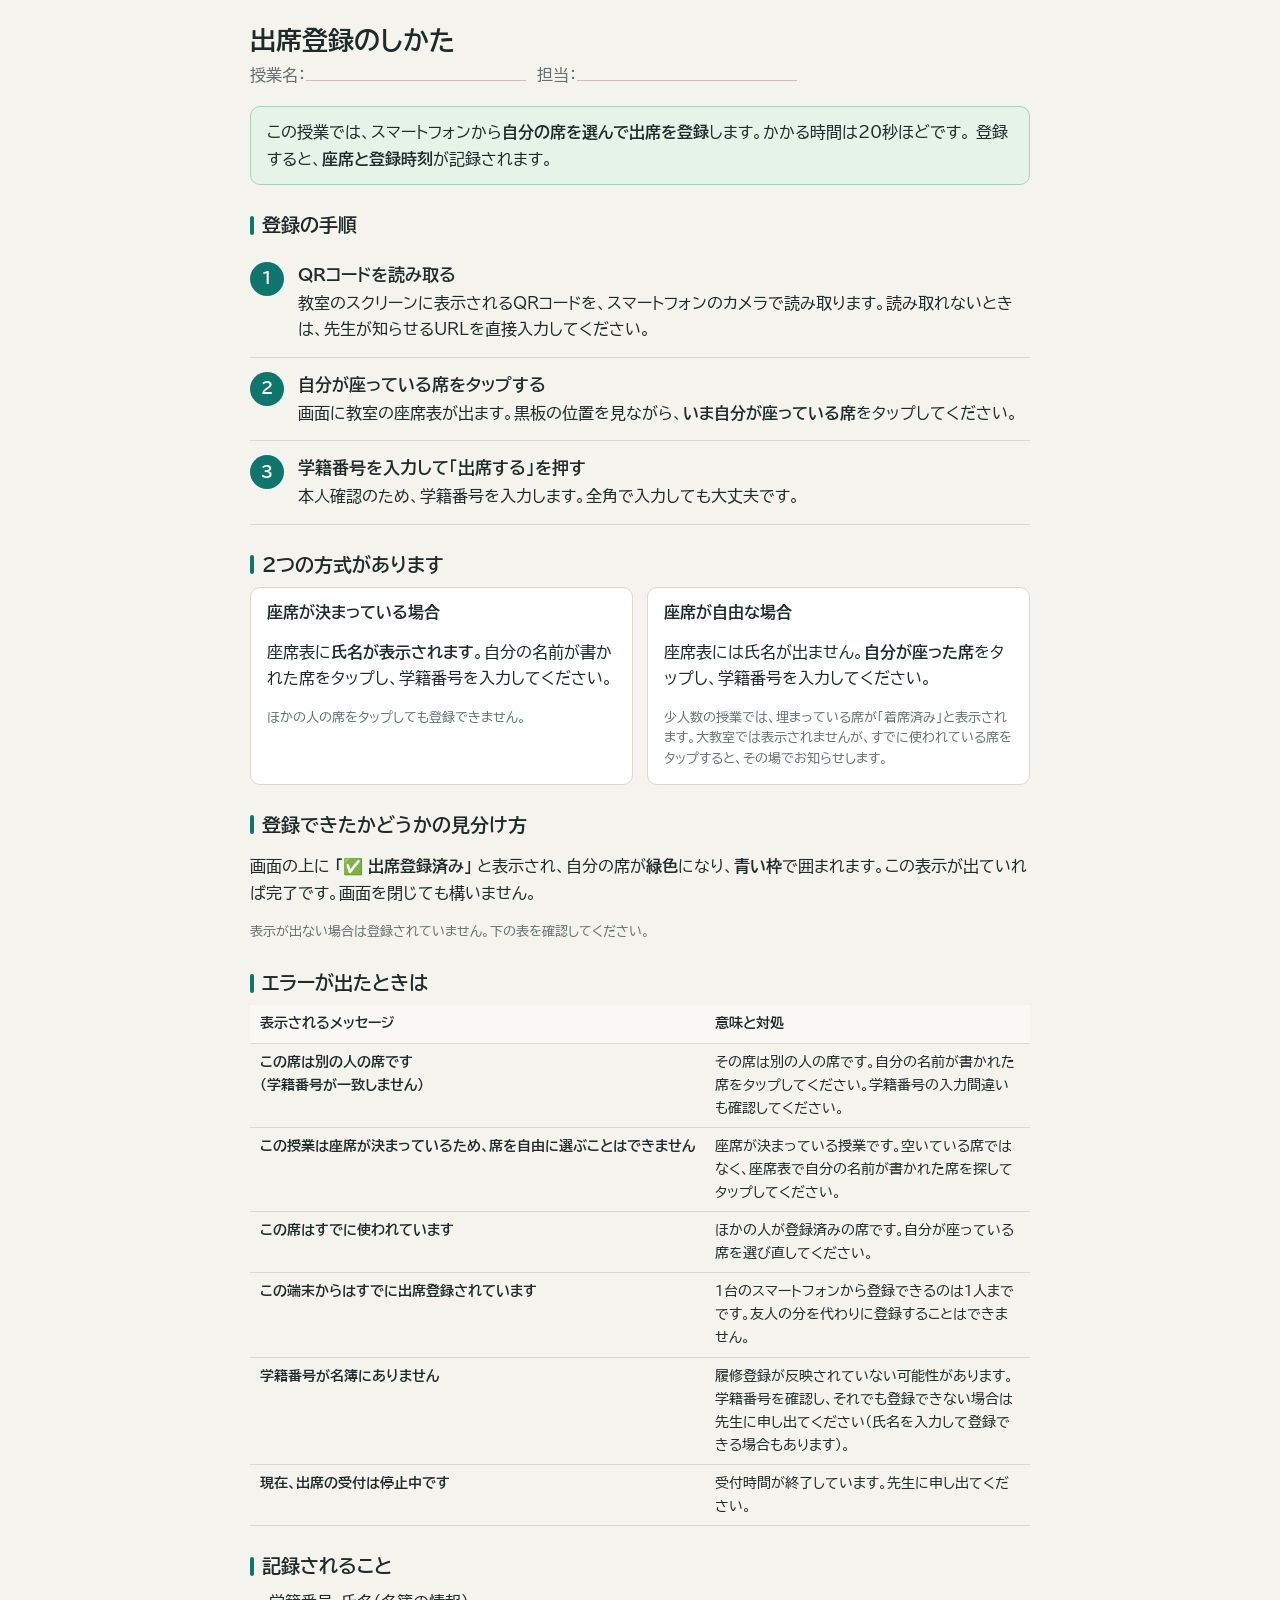
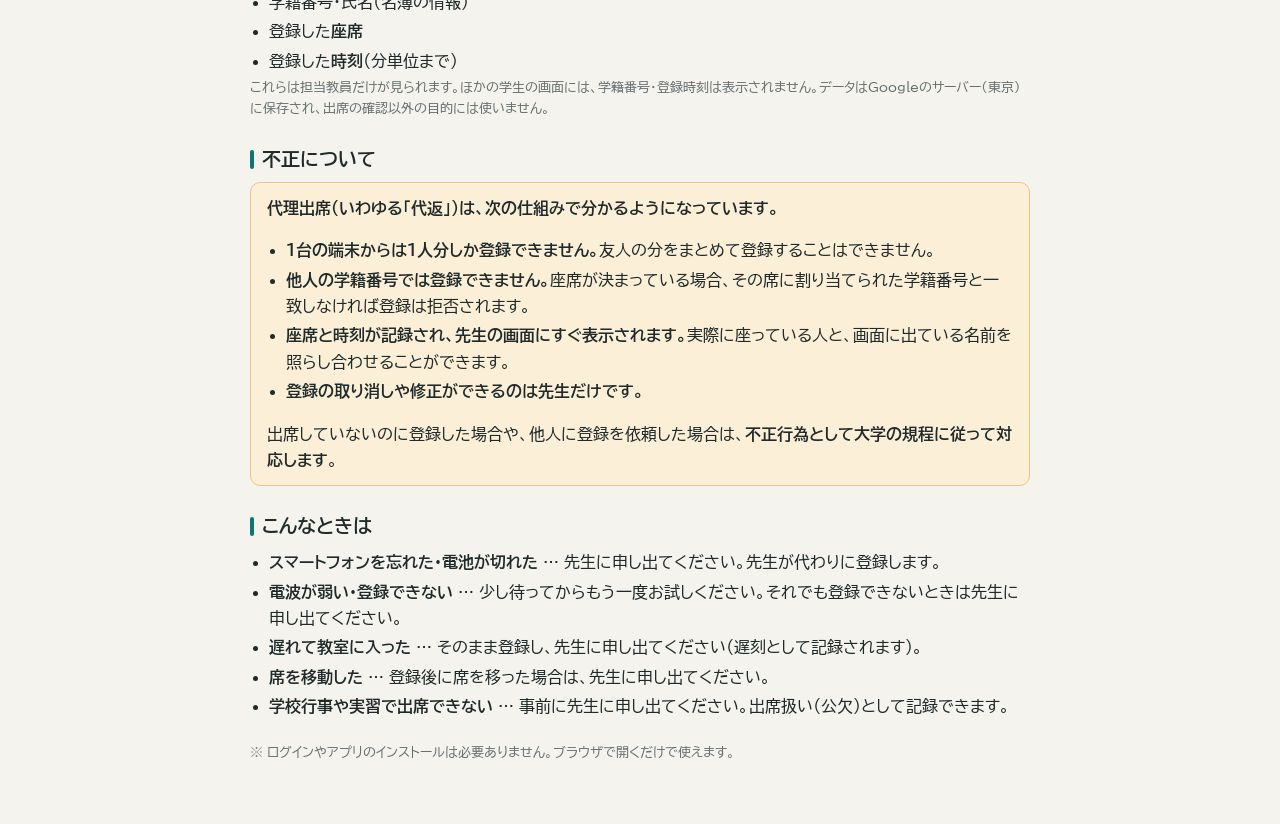
<file: guide.html>
<!doctype html>
<html lang="ja">
<head>
  <meta charset="utf-8">
  <meta name="viewport" content="width=device-width, initial-scale=1">
  <title>出席登録のしかた</title>
  <link rel="icon" href="data:image/svg+xml,<svg xmlns=%22http://www.w3.org/2000/svg%22 viewBox=%220 0 100 100%22><text y=%22.9em%22 font-size=%2290%22>📝</text></svg>">
  <link rel="preconnect" href="https://fonts.googleapis.com">
  <link rel="stylesheet" href="https://fonts.googleapis.com/css2?family=BIZ+UDPGothic:wght@400;700&display=swap">
  <link rel="stylesheet" href="css/style.css">
  <style>
    .sheet { max-width: 820px; margin: 0 auto; padding: 24px 20px 60px; }
    .sheet h1 { font-size: 26px; margin: 0 0 4px; }
    .sheet h2 { display: flex; align-items: center; gap: 8px; font-size: 19px; margin: 28px 0 10px; }
    .sheet h2::before { content: ""; width: 4px; height: 19px; border-radius: 2px; background: var(--primary); }
    .lead { color: var(--muted); margin: 0 0 18px; }
    .step { display: flex; gap: 14px; align-items: flex-start; padding: 14px 0; border-bottom: 1px solid var(--line); }
    .step:last-child { border-bottom: none; }
    .step .no { flex: none; display: grid; place-items: center; width: 34px; height: 34px; border-radius: 50%; background: var(--primary); color: #fff; font-weight: 700; }
    .step h3 { margin: 2px 0 4px; font-size: 17px; }
    .step p { margin: 0; }
    .cases { display: grid; grid-template-columns: 1fr 1fr; gap: 14px; }
    .case { padding: 14px 16px; border: 1px solid var(--line); border-radius: 10px; background: var(--surface); }
    .case h3 { margin: 0 0 6px; font-size: 16px; }
    .ok-box { background: var(--ok-soft); border: 1px solid #a6d4b3; border-radius: 10px; padding: 12px 16px; }
    .warn-box { background: var(--late-soft); border: 1px solid #eac48a; border-radius: 10px; padding: 12px 16px; }
    table.list td { white-space: normal; vertical-align: top; }
    table.list td:first-child { white-space: nowrap; font-weight: 700; }
    .blank { display: inline-block; min-width: 220px; border-bottom: 1px solid var(--line-strong); }
    ul.tight { margin: 6px 0 0; padding-left: 1.2em; }
    ul.tight li { margin: 3px 0; }
    @media (max-width: 640px) { .cases { grid-template-columns: 1fr; } }
    @media print {
      body { background: #fff; font-size: 12.5px; }
      .sheet { padding: 0; max-width: none; }
      .sheet h2 { margin: 16px 0 8px; }
      .step { padding: 8px 0; }
      .panel, .case, .ok-box, .warn-box { break-inside: avoid; }
    }
  </style>
</head>
<body>
  <main class="sheet">
    <h1>出席登録のしかた</h1>
    <p class="lead">授業名：<span class="blank"></span>　担当：<span class="blank"></span></p>

    <div class="ok-box">
      この授業では、スマートフォンから<b>自分の席を選んで出席を登録</b>します。かかる時間は20秒ほどです。
      登録すると、<b>座席と登録時刻</b>が記録されます。
    </div>

    <h2>登録の手順</h2>
    <div class="step">
      <div class="no">1</div>
      <div>
        <h3>QRコードを読み取る</h3>
        <p>教室のスクリーンに表示されるQRコードを、スマートフォンのカメラで読み取ります。読み取れないときは、先生が知らせるURLを直接入力してください。</p>
      </div>
    </div>
    <div class="step">
      <div class="no">2</div>
      <div>
        <h3>自分が座っている席をタップする</h3>
        <p>画面に教室の座席表が出ます。黒板の位置を見ながら、<b>いま自分が座っている席</b>をタップしてください。</p>
      </div>
    </div>
    <div class="step">
      <div class="no">3</div>
      <div>
        <h3>学籍番号を入力して「出席する」を押す</h3>
        <p>本人確認のため、学籍番号を入力します。全角で入力しても大丈夫です。</p>
      </div>
    </div>

    <h2>2つの方式があります</h2>
    <div class="cases">
      <div class="case">
        <h3>座席が決まっている場合</h3>
        <p>座席表に<b>氏名が表示されます</b>。自分の名前が書かれた席をタップし、学籍番号を入力してください。</p>
        <p class="hint">ほかの人の席をタップしても登録できません。</p>
      </div>
      <div class="case">
        <h3>座席が自由な場合</h3>
        <p>座席表には氏名が出ません。<b>自分が座った席</b>をタップし、学籍番号を入力してください。</p>
        <p class="hint">少人数の授業では、埋まっている席が「着席済み」と表示されます。大教室では表示されませんが、すでに使われている席をタップすると、その場でお知らせします。</p>
      </div>
    </div>

    <h2>登録できたかどうかの見分け方</h2>
    <p>画面の上に <b>「✅ 出席登録済み」</b> と表示され、自分の席が<b>緑色</b>になり、<b>青い枠</b>で囲まれます。この表示が出ていれば完了です。画面を閉じても構いません。</p>
    <p class="hint">表示が出ない場合は登録されていません。下の表を確認してください。</p>

    <h2>エラーが出たときは</h2>
    <div class="table-wrap">
      <table class="list">
        <tr><th>表示されるメッセージ</th><th>意味と対処</th></tr>
        <tr>
          <td>この席は別の人の席です<br>（学籍番号が一致しません）</td>
          <td>その席は別の人の席です。自分の名前が書かれた席をタップしてください。学籍番号の入力間違いも確認してください。</td>
        </tr>
        <tr>
          <td>この授業は座席が決まっているため、席を自由に選ぶことはできません</td>
          <td>座席が決まっている授業です。空いている席ではなく、座席表で自分の名前が書かれた席を探してタップしてください。</td>
        </tr>
        <tr>
          <td>この席はすでに使われています</td>
          <td>ほかの人が登録済みの席です。自分が座っている席を選び直してください。</td>
        </tr>
        <tr>
          <td>この端末からはすでに出席登録されています</td>
          <td>1台のスマートフォンから登録できるのは1人までです。友人の分を代わりに登録することはできません。</td>
        </tr>
        <tr>
          <td>学籍番号が名簿にありません</td>
          <td>履修登録が反映されていない可能性があります。学籍番号を確認し、それでも登録できない場合は先生に申し出てください（氏名を入力して登録できる場合もあります）。</td>
        </tr>
        <tr>
          <td>現在、出席の受付は停止中です</td>
          <td>受付時間が終了しています。先生に申し出てください。</td>
        </tr>
      </table>
    </div>

    <h2>記録されること</h2>
    <ul class="tight">
      <li>学籍番号・氏名（名簿の情報）</li>
      <li>登録した<b>座席</b></li>
      <li>登録した<b>時刻</b>（分単位まで）</li>
    </ul>
    <p class="hint">これらは担当教員だけが見られます。ほかの学生の画面には、学籍番号・登録時刻は表示されません。データはGoogleのサーバー（東京）に保存され、出席の確認以外の目的には使いません。</p>

    <h2>不正について</h2>
    <div class="warn-box">
      <p style="margin-top: 0"><b>代理出席（いわゆる「代返」）は、次の仕組みで分かるようになっています。</b></p>
      <ul class="tight">
        <li><b>1台の端末からは1人分しか登録できません。</b>友人の分をまとめて登録することはできません。</li>
        <li><b>他人の学籍番号では登録できません。</b>座席が決まっている場合、その席に割り当てられた学籍番号と一致しなければ登録は拒否されます。</li>
        <li><b>座席と時刻が記録され、先生の画面にすぐ表示されます。</b>実際に座っている人と、画面に出ている名前を照らし合わせることができます。</li>
        <li><b>登録の取り消しや修正ができるのは先生だけです。</b></li>
      </ul>
      <p style="margin-bottom: 0">出席していないのに登録した場合や、他人に登録を依頼した場合は、<b>不正行為として大学の規程に従って対応します</b>。</p>
    </div>

    <h2>こんなときは</h2>
    <ul class="tight">
      <li><b>スマートフォンを忘れた・電池が切れた</b> … 先生に申し出てください。先生が代わりに登録します。</li>
      <li><b>電波が弱い・登録できない</b> … 少し待ってからもう一度お試しください。それでも登録できないときは先生に申し出てください。</li>
      <li><b>遅れて教室に入った</b> … そのまま登録し、先生に申し出てください（遅刻として記録されます）。</li>
      <li><b>席を移動した</b> … 登録後に席を移った場合は、先生に申し出てください。</li>
      <li><b>学校行事や実習で出席できない</b> … 事前に先生に申し出てください。出席扱い（公欠）として記録できます。</li>
    </ul>

    <p class="hint" style="margin-top: 24px">※ ログインやアプリのインストールは必要ありません。ブラウザで開くだけで使えます。</p>
  </main>
</body>
</html>
</file>
<file: css/style.css>
/* 配色：生成り（紙）の地に、深緑（黒板）とティールを基調にする */
:root {
  --bg: #f5f3ee;
  --surface: #ffffff;
  --surface-2: #faf8f4;
  --ink: #1f2a2a;
  --muted: #667070;
  --line: #ddd8cc;
  --line-strong: #c9c2b2;
  --primary: #0f766e;
  --primary-dark: #115e59;
  --primary-soft: #e2f1ee;
  --ok: #15803d;
  --ok-soft: #e5f3e8;
  --late: #b45309;
  --late-soft: #fcefd8;
  --absent: #b42318;
  --absent-soft: #fbe7e4;
  --excused: #2f6fb0;
  --excused-soft: #e6eef8;
  --board: #2e5140;
  --board-edge: #8a6a43;
  --radius: 10px;
  --gap: 10px;
  --aisle: 40px;
}

* { box-sizing: border-box; }
[hidden] { display: none !important; }
body {
  margin: 0;
  font-family: "BIZ UDPGothic", "Yu Gothic UI", "Hiragino Sans", Meiryo, sans-serif;
  color: var(--ink);
  background: var(--bg);
  line-height: 1.65;
}
h1, h2, h3 { line-height: 1.3; }
.muted { color: var(--muted); }
.hint { color: var(--muted); font-size: 12.5px; margin: 4px 0 0; }

/* ---------- 上部バー ---------- */
.topbar { background: var(--surface); border-top: 5px solid var(--primary); border-bottom: 1px solid var(--line); }
.topbar-inner { max-width: 1280px; margin: 0 auto; padding: 10px 20px; display: flex; align-items: center; gap: 16px; flex-wrap: wrap; }
.brand { display: flex; align-items: center; gap: 8px; color: var(--ink); text-decoration: none; font-weight: 700; white-space: nowrap; }
.brand-mark { width: 30px; height: 30px; border-radius: 7px; background: var(--primary); color: #fff; display: grid; place-items: center; font-size: 15px; }
.course-head { flex: 1; min-width: 220px; padding-left: 16px; border-left: 1px solid var(--line); }
.course-head h1 { display: inline; margin: 0; font-size: clamp(19px, 2.4vw, 26px); }
.course-meta { color: var(--muted); font-size: 13px; }
.link-btn { background: none; border: none; padding: 0 6px; color: var(--primary); font: inherit; font-size: 13px; cursor: pointer; }
.proto-badge { font-size: 12px; font-weight: 700; padding: 1px 8px; border-radius: 4px; color: var(--late); background: var(--late-soft); border: 1px solid #f0d3a2; }

.segmented { display: inline-flex; padding: 3px; gap: 2px; background: var(--surface-2); border: 1px solid var(--line); border-radius: 8px; }
.segmented button { border: none; background: transparent; padding: 6px 16px; border-radius: 6px; font: inherit; font-size: 14px; font-weight: 700; color: var(--muted); cursor: pointer; white-space: nowrap; }
.segmented button.active { background: var(--primary); color: #fff; }

/* ---------- ページ ---------- */
.page { max-width: 1280px; margin: 0 auto; padding: 20px 20px 60px; }
.page-head { display: flex; justify-content: space-between; align-items: flex-end; gap: 12px; flex-wrap: wrap; margin-bottom: 14px; }
.page-head h1 { margin: 0; font-size: 24px; }
.panel { background: var(--surface); border: 1px solid var(--line); border-radius: var(--radius); padding: 20px 22px; margin-bottom: 18px; }
.panel h2 { display: flex; align-items: center; gap: 8px; margin: 0 0 14px; font-size: 18px; }
.panel h2::before { content: ""; width: 4px; height: 18px; border-radius: 2px; background: var(--primary); }
.row { display: flex; flex-wrap: wrap; gap: 8px; align-items: center; }
.statusline { display: flex; flex-wrap: wrap; gap: 8px; margin-bottom: 12px; }
.chip { display: inline-flex; align-items: center; gap: 6px; padding: 3px 12px; border-radius: 999px; background: var(--surface); border: 1px solid var(--line); font-size: 13px; font-weight: 700; }
.chip-count { background: var(--primary-soft); border-color: transparent; color: var(--primary-dark); }
.dot { width: 8px; height: 8px; border-radius: 50%; background: var(--ok); }
.note { margin-top: 24px; padding: 12px 16px; border-left: 3px solid var(--line-strong); color: var(--muted); font-size: 13.5px; }
.note ul { margin: 0; padding-left: 1.2em; }
.empty-msg { text-align: center; color: var(--muted); padding: 30px 0; }

/* ---------- フォーム ---------- */
.field { margin-bottom: 14px; }
.field > label, .label { display: block; margin-bottom: 4px; font-size: 14px; font-weight: 700; }
input[type=text], input[type=number], input[type=date], select, textarea {
  width: 100%; padding: 8px 12px; font: inherit; font-size: 15px; color: var(--ink);
  background: #fff; border: 1px solid var(--line-strong); border-radius: 6px;
}
input:focus, select:focus, textarea:focus { outline: none; border-color: var(--primary); box-shadow: 0 0 0 3px rgba(15, 118, 110, .18); }
.field-row { display: grid; grid-template-columns: repeat(auto-fit, minmax(110px, 1fr)); gap: 10px; }
.inline { display: flex; flex-wrap: wrap; gap: 8px; align-items: center; }
.inline > label { font-size: 14px; font-weight: 700; white-space: nowrap; }
.inline input[type=text], .inline input[type=number], .inline input[type=date], .inline select { width: auto; min-width: 72px; }

/* ---------- ボタン ---------- */
.btn {
  display: inline-flex; align-items: center; justify-content: center; gap: 6px;
  padding: 7px 14px; border-radius: 6px; border: 1px solid transparent;
  font: inherit; font-size: 14px; font-weight: 700; white-space: nowrap; text-decoration: none; cursor: pointer;
  background: var(--primary); color: #fff;
}
.btn:hover { filter: brightness(.94); }
.btn:disabled { opacity: .5; cursor: not-allowed; }
.btn-primary { background: var(--primary); }
.btn-lg { width: 100%; padding: 11px 20px; font-size: 17px; }
.btn-sm { padding: 3px 10px; font-size: 13px; }
.btn-outline, .btn-gray { background: #fff; color: var(--ink); border-color: var(--line-strong); }
.btn-dark { background: #fff; color: var(--primary-dark); border-color: var(--primary); }
.btn-red { background: #fff; color: var(--absent); border-color: #e3b1aa; }
.btn-green { background: var(--ok); }
.btn-toggle { background: #fff; color: var(--ink); border-color: var(--line-strong); }
.btn-toggle.on { background: var(--primary-soft); color: var(--primary-dark); border-color: var(--primary); box-shadow: inset 0 0 0 1px var(--primary); }
.btn-toggle.on::before { content: "✓"; }
.btn-toggle.t-red.on { background: var(--absent-soft); color: var(--absent); border-color: var(--absent); box-shadow: inset 0 0 0 1px var(--absent); }
.btn-toggle.t-orange.on { background: var(--late-soft); color: var(--late); border-color: var(--late); box-shadow: inset 0 0 0 1px var(--late); }
.btn-toggle.t-gray.on { background: #ebe7de; color: #3f4646; border-color: #6b7171; box-shadow: inset 0 0 0 1px #6b7171; }
.btn-toggle.t-blue.on { background: var(--excused-soft); color: var(--excused); border-color: var(--excused); box-shadow: inset 0 0 0 1px var(--excused); }
.btn-toggle.t-purple.on { background: #efecf8; color: #5b4a9c; border-color: #5b4a9c; box-shadow: inset 0 0 0 1px #5b4a9c; }

/* ---------- 教員モードのツールバー（タブ） ---------- */
.toolbar { background: var(--surface); border: 1px solid var(--line); border-radius: var(--radius); margin-bottom: 16px; }
.tabs { display: flex; gap: 2px; padding: 0 10px; border-bottom: 1px solid var(--line); overflow-x: auto; overflow-y: hidden; }
.tabs button { margin-bottom: -1px; padding: 11px 16px; border: none; border-bottom: 3px solid transparent; background: none; font: inherit; font-size: 15px; font-weight: 700; color: var(--muted); cursor: pointer; white-space: nowrap; }
.tabs button.active { color: var(--primary-dark); border-bottom-color: var(--primary); }
.tab-panel { display: flex; flex-direction: column; gap: 14px; padding: 16px 18px; }
.tool-group { display: flex; flex-wrap: wrap; gap: 8px; align-items: center; }
.tool-group-title { width: 100%; font-size: 12px; font-weight: 700; color: var(--muted); letter-spacing: .05em; }
.tool-hint { margin: 0; padding: 9px 18px; font-size: 13px; color: var(--muted); background: var(--surface-2); border-top: 1px solid var(--line); border-radius: 0 0 var(--radius) var(--radius); }

/* ---------- 学生モード ---------- */
.checkin { display: grid; grid-template-columns: minmax(0, 1fr) auto; gap: 24px; align-items: center; }
.steps { list-style: none; counter-reset: step; margin: 10px 0 0; padding: 0; }
.steps li { counter-increment: step; display: flex; gap: 10px; align-items: baseline; margin: 6px 0; }
.steps li::before { content: counter(step); flex: none; display: inline-grid; place-items: center; width: 24px; height: 24px; border-radius: 50%; background: var(--primary); color: #fff; font-size: 13px; font-weight: 700; }
.qr-card { text-align: center; padding-left: 24px; border-left: 1px dashed var(--line-strong); }
.qr-card p { margin: 0 0 8px; font-size: 13px; color: var(--muted); }
#qr { display: inline-block; padding: 8px; margin-bottom: 8px; background: #fff; border: 1px solid var(--line); border-radius: 8px; }
#qr img, #qr canvas { display: block; }
.notice { padding: 10px 14px; border-radius: 8px; background: var(--primary-soft); border: 1px solid #bfdfd9; }
.notice.ok { background: var(--ok-soft); border-color: #b5dcc0; }

/* ---------- 座席表 ---------- */
.board-wrap { background: var(--surface); border: 1px solid var(--line); border-radius: var(--radius); }
.seatmap { padding: 18px 22px 26px; user-select: none; overflow-x: auto; --seat-min: 0px; }
.board {
  width: min(62%, 720px); margin: 0 auto 22px; padding: 8px;
  background: var(--board); color: #eef5ea; text-align: center; font-weight: 700; letter-spacing: .4em;
  border: 5px solid var(--board-edge); border-radius: 4px;
}
.seat-grid ~ .board { margin: 22px auto 0; }
.seat-grid { display: grid; }
.seat { container-type: inline-size; }
.seat-inner {
  position: relative; aspect-ratio: 1.3; padding: 4px; overflow: hidden; cursor: pointer;
  display: flex; flex-direction: column; align-items: center; justify-content: center; text-align: center;
  background: var(--surface); border: 1px solid var(--line-strong); border-radius: 6px;
}
.seat-inner:hover { outline: 2px solid var(--primary); outline-offset: 1px; }
.seat:not(.empty) .seat-inner { padding-top: calc(max(10px, 9cqi) + 8px); }
.seat-label { position: absolute; top: 3px; left: 6px; font-size: max(10px, 9cqi); color: #9a9f9b; }
.seat.empty .seat-inner { background: transparent; border-style: dashed; }
.seat.empty .seat-label { position: static; font-size: max(12px, 13cqi); }
.seat-name { font-size: max(12px, 15cqi); font-weight: 700; line-height: 1.2; word-break: keep-all; overflow-wrap: anywhere; }
.seat-id { font-size: max(9px, 9cqi); color: var(--muted); line-height: 1.1; font-variant-numeric: tabular-nums; }
.seat-status { margin-top: 2px; font-size: max(9px, 9cqi); font-weight: 700; }
.seat-group { position: absolute; top: 3px; right: 4px; padding: 0 5px; border-radius: 999px; color: #fff; font-size: max(9px, 8.5cqi); font-weight: 700; }
.seat-x { font-size: max(18px, 28cqi); color: #b5b0a5; }
.seat-calls { position: absolute; right: 4px; bottom: 3px; padding: 0 4px; border-radius: 4px; background: #efecf8; color: #5b4a9c; font-size: max(9px, 8.5cqi); font-weight: 700; }

.seat.st-present .seat-inner { background: var(--ok-soft); border-color: #a6d4b3; box-shadow: inset 5px 0 0 var(--ok); }
.seat.st-present .seat-status { color: var(--ok); }
.seat.st-late .seat-inner { background: var(--late-soft); border-color: #eac48a; box-shadow: inset 5px 0 0 var(--late); }
.seat.st-late .seat-status { color: var(--late); }
.seat.st-absent .seat-inner { background: var(--absent-soft); border-color: #e3b1aa; box-shadow: inset 5px 0 0 var(--absent); }
.seat.st-absent .seat-status { color: var(--absent); }
.seat.st-excused .seat-inner { background: var(--excused-soft); border-color: #a9c6e6; box-shadow: inset 5px 0 0 var(--excused); }
.seat.st-excused .seat-status { color: var(--excused); }
.seat.disabled .seat-inner { background: #ebe7de; border-color: var(--line); cursor: default; }
.seat.mine .seat-inner { outline: 3px solid var(--primary); outline-offset: 2px; }
.seat[draggable=true] .seat-inner { cursor: grab; }

/* グループ（下の太線と番号の色。10色を循環） */
.seat.grouped .seat-inner { border-bottom-width: 5px; }
.g0 .seat-inner { border-bottom-color: #3b6fb6; } .g0 .seat-group { background: #3b6fb6; }
.g1 .seat-inner { border-bottom-color: #c0822b; } .g1 .seat-group { background: #c0822b; }
.g2 .seat-inner { border-bottom-color: #7a5ba6; } .g2 .seat-group { background: #7a5ba6; }
.g3 .seat-inner { border-bottom-color: #2f8f6b; } .g3 .seat-group { background: #2f8f6b; }
.g4 .seat-inner { border-bottom-color: #c2533a; } .g4 .seat-group { background: #c2533a; }
.g5 .seat-inner { border-bottom-color: #4b8fa8; } .g5 .seat-group { background: #4b8fa8; }
.g6 .seat-inner { border-bottom-color: #a8456f; } .g6 .seat-group { background: #a8456f; }
.g7 .seat-inner { border-bottom-color: #6f7d2c; } .g7 .seat-group { background: #6f7d2c; }
.g8 .seat-inner { border-bottom-color: #8a6a43; } .g8 .seat-group { background: #8a6a43; }
.g9 .seat-inner { border-bottom-color: #516070; } .g9 .seat-group { background: #516070; }

/* 通路の編集 */
.aisle-edit { --gap: 18px; }
.gap-btn { position: relative; z-index: 1; margin: 0; padding: 0; border: none; background: transparent; cursor: pointer; }
.gap-btn::after { content: ""; position: absolute; inset: 2px; border-radius: 4px; background: var(--primary-soft); }
.gap-btn:hover::after { background: #b7dcd5; }
.gap-btn.on::after { background: var(--primary); opacity: .75; }

/* ---------- プロジェクター表示 ---------- */
.display-page { background: #fff; }
.display-page .seatmap { padding: 2vh 2vw; }
.display-page .board { font-size: 2vw; }
.display-page .seat-name { font-size: max(14px, 19cqi); }

/* ---------- トップページ ---------- */
.course-grid { display: grid; grid-template-columns: repeat(auto-fill, minmax(300px, 1fr)); gap: 14px; }
.course-card { display: flex; flex-direction: column; gap: 10px; padding: 16px; background: var(--surface); border: 1px solid var(--line); border-radius: var(--radius); }
.course-card .top { display: flex; gap: 12px; align-items: center; }
.course-card .slot { flex: none; display: grid; place-items: center; width: 52px; height: 52px; border-radius: 8px; background: var(--primary-soft); color: var(--primary-dark); font-size: 18px; font-weight: 700; line-height: 1; }
.course-card .title { font-size: 17px; font-weight: 700; line-height: 1.35; }
.course-card .meta { font-size: 12.5px; color: var(--muted); }
.course-card .actions { display: flex; flex-wrap: wrap; gap: 6px; margin-top: auto; padding-top: 10px; border-top: 1px solid var(--line); }
.create-grid { display: grid; grid-template-columns: minmax(0, 1fr) minmax(0, 1fr); gap: 28px; }
.preview-box { padding: 8px; overflow-x: auto; background: var(--surface-2); border: 1px solid var(--line); border-radius: 8px; }
.preview-box .seatmap { padding: 6px; --gap: 6px; --aisle: 18px; }
.preview-box .board { margin-bottom: 10px; padding: 3px; border-width: 3px; font-size: 12px; }
.preview-box .seat-inner { aspect-ratio: 1; border-radius: 4px; cursor: default; }
.preview-box .seat-inner:hover { outline: none; }

/* ---------- 表 ---------- */
.table-wrap { overflow-x: auto; }
table.list { width: 100%; border-collapse: collapse; font-size: 14px; }
table.list th, table.list td { padding: 7px 10px; text-align: left; white-space: nowrap; border-bottom: 1px solid var(--line); }
table.list th { position: sticky; top: 0; background: var(--surface-2); font-weight: 700; }
table.book td.cell { min-width: 44px; text-align: center; cursor: pointer; }
table.book td.cell:hover { background: var(--primary-soft); }
.m-present { color: var(--ok); font-weight: 700; }
.m-late { color: var(--late); font-weight: 700; }
.m-absent { color: var(--absent); font-weight: 700; }
.m-excused { color: var(--excused); font-weight: 700; }

/* ---------- ダイアログ・通知 ---------- */
.dlg { width: min(460px, 92vw); padding: 0; border: none; border-top: 5px solid var(--primary); border-radius: 10px; box-shadow: 0 18px 48px rgba(0, 0, 0, .25); }
.dlg::backdrop { background: rgba(31, 42, 42, .45); }
.dlg form { padding: 20px 22px; }
.dlg h3 { margin: 0 0 12px; }
.dlg .field { margin-bottom: 12px; }
.dlg-actions { display: flex; justify-content: flex-end; gap: 8px; margin-top: 16px; }
.dlg-error { color: var(--absent); font-weight: 700; }
#toast-box { position: fixed; right: 20px; bottom: 20px; z-index: 1000; display: flex; flex-direction: column; gap: 8px; align-items: flex-end; }
.toast { padding: 10px 16px; border-radius: 8px; background: #26302f; color: #fff; font-weight: 700; box-shadow: 0 6px 18px rgba(0, 0, 0, .2); border-left: 5px solid var(--primary); }
.toast-error { border-left-color: #ef6b5b; }
.toast-success { border-left-color: #4ade80; }

@media (max-width: 860px) {
  .create-grid { grid-template-columns: 1fr; }
}
@media (max-width: 640px) {
  :root { --gap: 5px; --aisle: 20px; }
  .page { padding: 12px 10px 40px; }
  .panel { padding: 16px; }
  .course-head { padding-left: 0; border-left: none; }
  .checkin { grid-template-columns: 1fr; }
  .qr-block { display: none; }
  .seatmap { padding: 12px 8px 20px; --seat-min: 76px; }
  .preview-box .seatmap { --seat-min: 0px; }
  .board { width: 80%; }
  #toast-box { left: 10px; right: 10px; align-items: stretch; }
}
@media print {
  .no-print { display: none !important; }
  body { background: #fff; }
}
</file>
